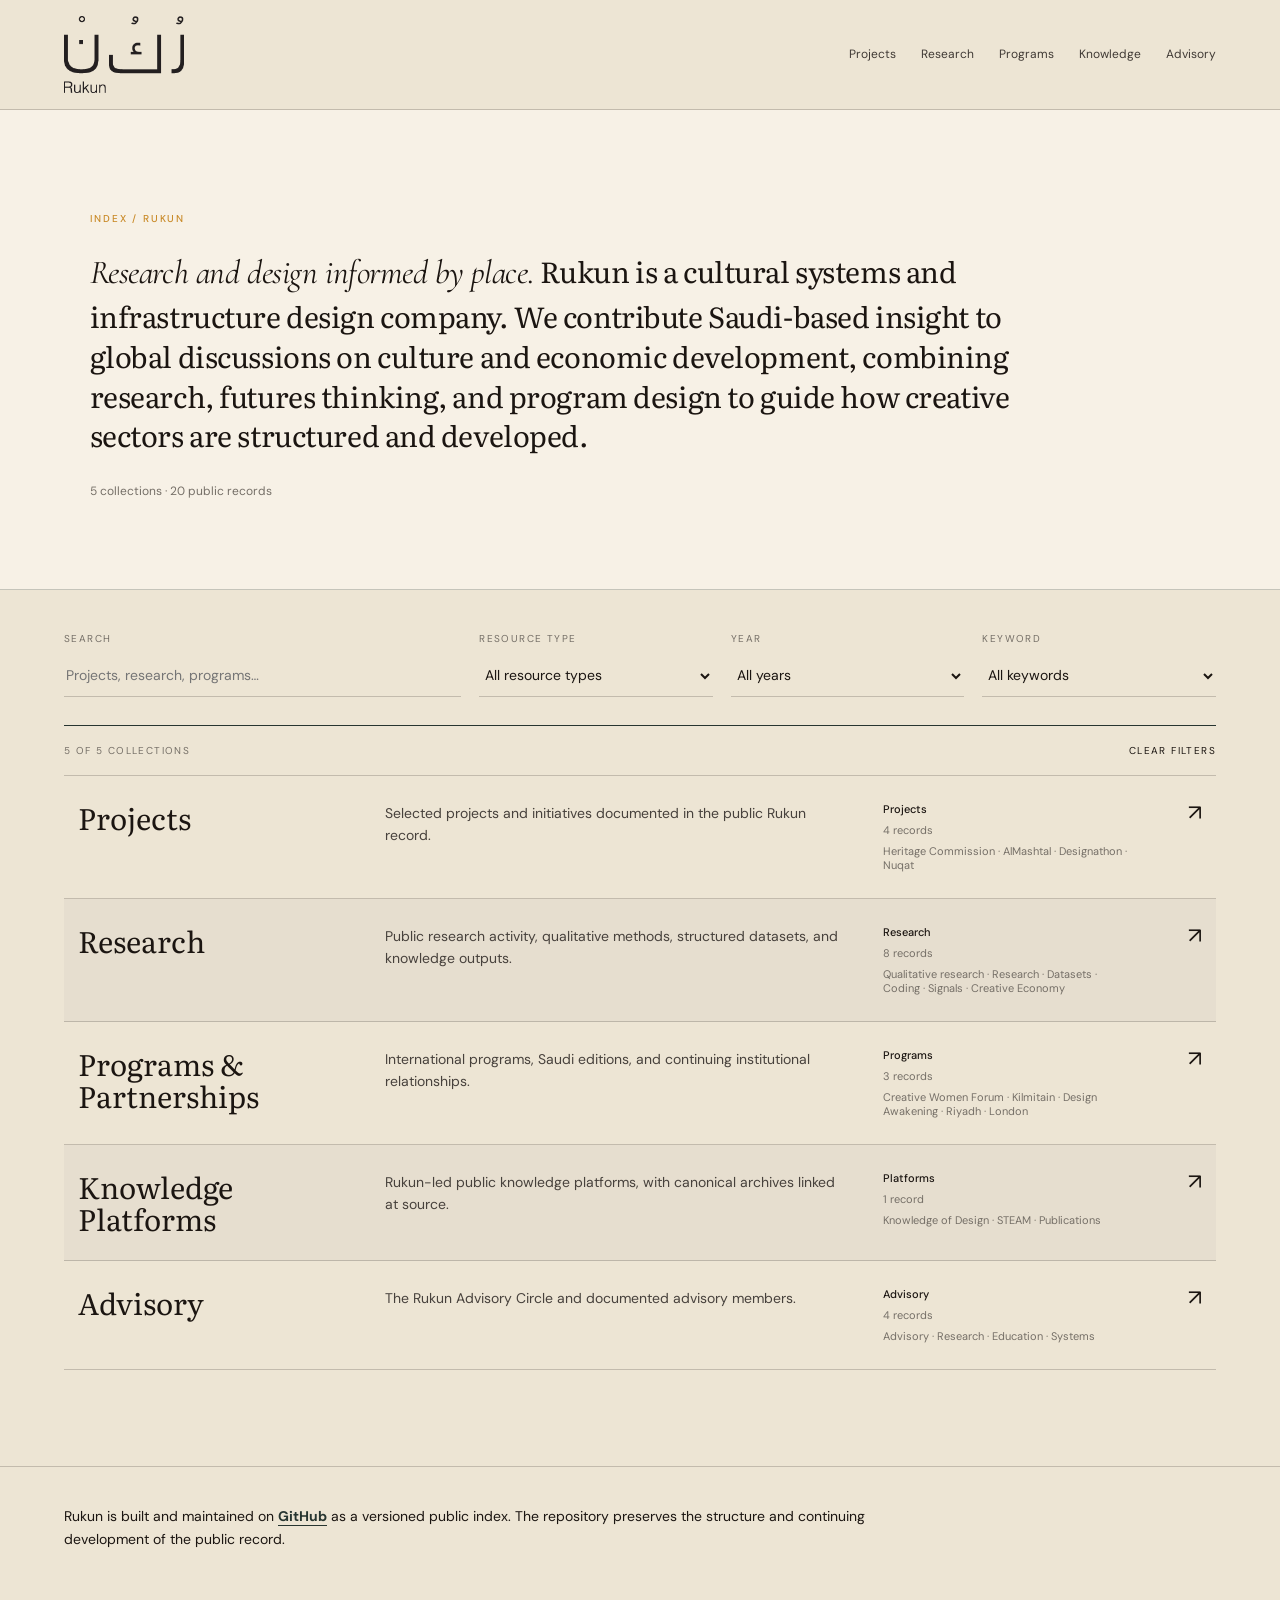
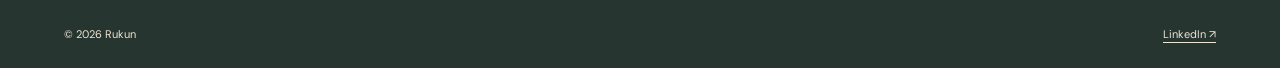
<file: index.html>
<!doctype html>
<html lang="en">
<head>
<meta charset="utf-8"><meta name="viewport" content="width=device-width,initial-scale=1">
<meta name="description" content="Rukun is a cultural systems and infrastructure design company working across research, futures thinking, programs, and creative-sector development.">
<title>Rukun</title>
<link rel="canonical" href="https://rukun-sa.github.io/Index/">
<meta property="og:type" content="website">
<meta property="og:title" content="Rukun">
<meta property="og:description" content="Rukun is a cultural systems and infrastructure design company working across research, futures thinking, programs, and creative-sector development.">
<meta property="og:url" content="https://rukun-sa.github.io/Index/">
<meta property="og:site_name" content="Rukun">
<meta name="twitter:card" content="summary">
<meta name="twitter:title" content="Rukun">
<meta name="twitter:description" content="Rukun is a cultural systems and infrastructure design company working across research, futures thinking, programs, and creative-sector development.">

<link rel="stylesheet" href="styles.css?v=15">
</head>
<body class="site rukun-home">

<header class="site-nav">
  <a class="site-id" href="index.html" aria-label="Rukun"><img class="rukun-logo" src="assets/rukun-logo-user.png?v=15" alt="Rukun"></a>
<nav>
  <a href="projects.html">Projects</a>
  <a href="research.html">Research</a>
  <a href="programs.html">Programs</a>
  <a href="platforms.html">Knowledge</a>
  <a href="advisory.html">Advisory</a>
</nav>
</header>
<main>
  <section class="rukun-hero">
    <p class="rukun-eyebrow">Index / Rukun</p>
    <p class="rukun-intro"><span class="statement">Research and design informed by place.</span> Rukun is a cultural systems and infrastructure design company. We contribute Saudi-based insight to global discussions on culture and economic development, combining research, futures thinking, and program design to guide how creative sectors are structured and developed.</p>
    <p class="rukun-meta">5 collections · 20 public records</p>
  </section>

  <section class="rukun-directory" aria-label="Rukun directory">
    <div class="rukun-toolbar">
      <label class="rukun-search">
        <span>Search</span>
        <input id="search" type="search" placeholder="Projects, research, programs…" autocomplete="off">
      </label>
      <label>
        <span>Resource type</span>
        <select id="type"><option value="">All resource types</option></select>
      </label>
      <label>
        <span>Year</span>
        <select id="year"><option value="">All years</option></select>
      </label>
      <label>
        <span>Keyword</span>
        <select id="keyword"><option value="">All keywords</option></select>
      </label>
    </div>

    <div class="rukun-directory-head">
      <p id="resultCount">5 of 5 collections</p>
      <button id="clear" type="button">Clear filters</button>
    </div>

    <div id="list" class="rukun-resource-list"></div>
    <p id="empty" class="rukun-empty" hidden>No collections match those filters.</p>
  </section>

  <section class="rukun-note">
    <p>Rukun is built and maintained on <a href="https://github.com/rukun-sa/Index" target="_blank" rel="noopener"><strong>GitHub</strong></a> as a versioned public index. The repository preserves the structure and continuing development of the public record.</p>
  </section>
</main>

<footer class="footer">
  <span>© 2026 Rukun</span>
  <span><a href="https://www.linkedin.com/company/rukun-sa/" target="_blank" rel="noopener">LinkedIn ↗</a></span>
</footer>
<script src="app.js?v=2"></script>
</body>
</html>
</file>
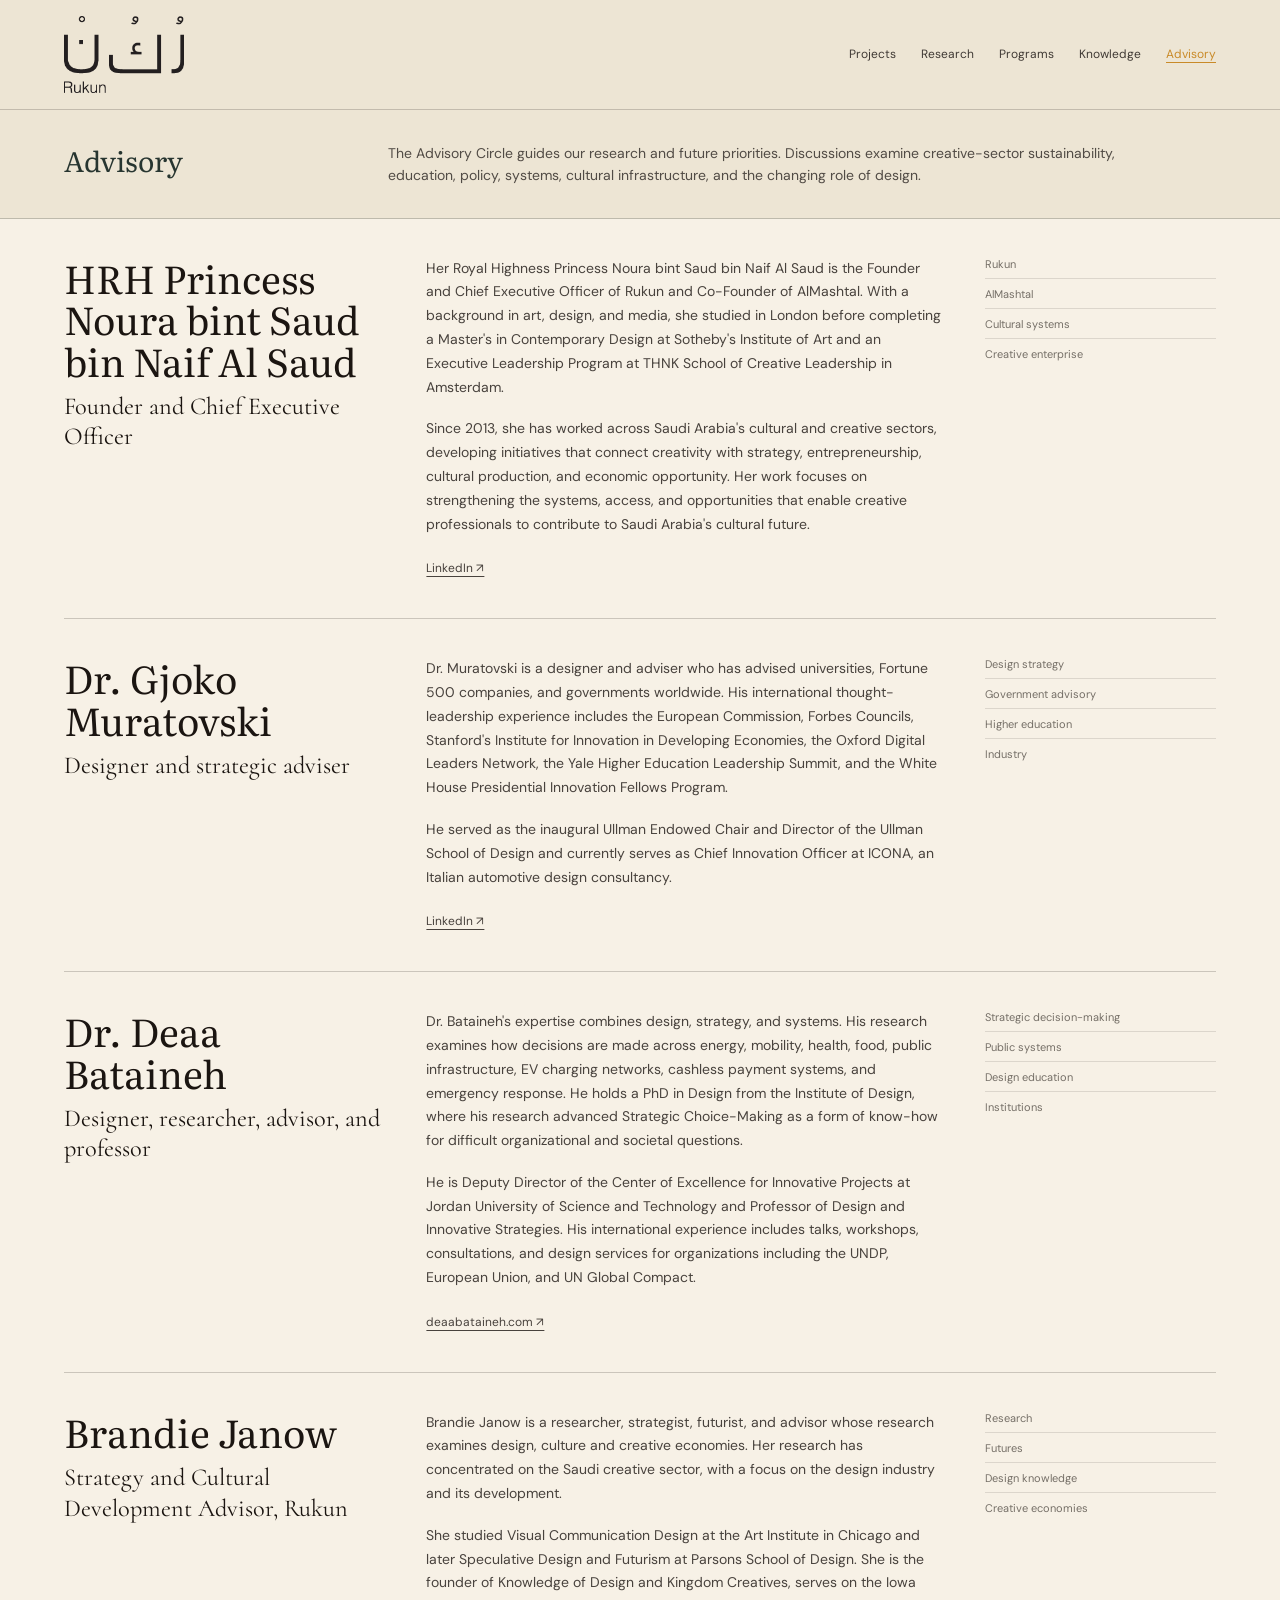
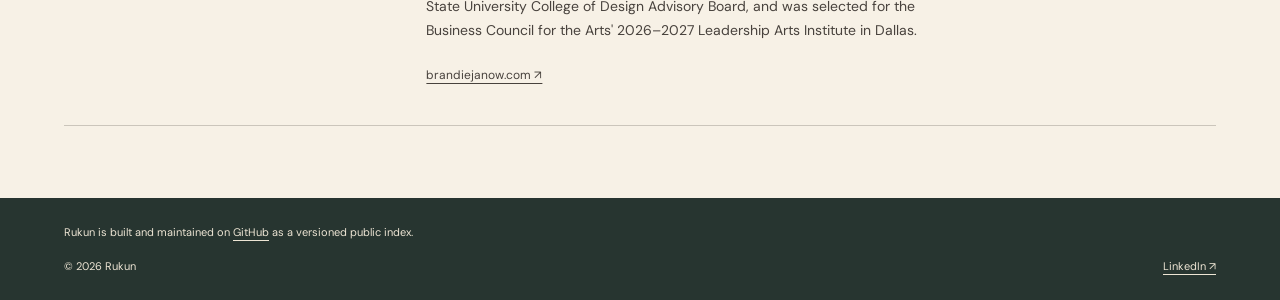
<file: advisory.html>
<!doctype html>
<html lang="en">
<head>
<meta charset="utf-8"><meta name="viewport" content="width=device-width,initial-scale=1">
<meta name="description" content="The Advisory Circle and its members.">
<title>Advisory | Rukun</title>
<link rel="stylesheet" href="styles.css?v=15">
</head>
<body class="site active-advisory">
<header class="site-nav">
  <a class="site-id" href="index.html" aria-label="Rukun"><img class="rukun-logo" src="assets/rukun-logo-user.png?v=15" alt="Rukun"></a>
<nav>
  <a href="projects.html">Projects</a>
  <a href="research.html">Research</a>
  <a href="programs.html">Programs</a>
  <a href="platforms.html">Knowledge</a>
  <a href="advisory.html">Advisory</a>
</nav>
</header>
<div class="frame"><main class="content">
  <section class="data-head">
    <p class="page-name">Advisory</p>
    <p>The Advisory Circle guides our research and future priorities. Discussions examine creative-sector sustainability, education, policy, systems, cultural infrastructure, and the changing role of design.</p>
  </section>
<section class="record-list">
  <article class="record person">
    <div><h2>HRH Princess Noura bint Saud bin Naif Al Saud</h2><p class="lead">Founder and Chief Executive Officer</p></div>
    <div class="record-description">
      <p>Her Royal Highness Princess Noura bint Saud bin Naif Al Saud is the Founder and Chief Executive Officer of Rukun and Co-Founder of AlMashtal. With a background in art, design, and media, she studied in London before completing a Master's in Contemporary Design at Sotheby's Institute of Art and an Executive Leadership Program at THNK School of Creative Leadership in Amsterdam.</p>
      <p>Since 2013, she has worked across Saudi Arabia's cultural and creative sectors, developing initiatives that connect creativity with strategy, entrepreneurship, cultural production, and economic opportunity. Her work focuses on strengthening the systems, access, and opportunities that enable creative professionals to contribute to Saudi Arabia's cultural future.</p>
      <a class="text-link" href="https://www.linkedin.com/in/noura-saud-naif-%D9%86%D9%88%D8%B1%D8%A9-%D8%B3%D8%B9%D9%88%D8%AF-%D9%86%D8%A7%D9%8A%D9%81-85383448/" target="_blank" rel="noopener">LinkedIn ↗</a>
    </div>
    <div class="record-meta"><span>Rukun</span><span>AlMashtal</span><span>Cultural systems</span><span>Creative enterprise</span></div>
  </article>

  <article class="record person">
    <div><h2>Dr. Gjoko Muratovski</h2><p class="lead">Designer and strategic adviser</p></div>
    <div class="record-description">
      <p>Dr. Muratovski is a designer and adviser who has advised universities, Fortune 500 companies, and governments worldwide. His international thought-leadership experience includes the European Commission, Forbes Councils, Stanford's Institute for Innovation in Developing Economies, the Oxford Digital Leaders Network, the Yale Higher Education Leadership Summit, and the White House Presidential Innovation Fellows Program.</p>
      <p>He served as the inaugural Ullman Endowed Chair and Director of the Ullman School of Design and currently serves as Chief Innovation Officer at ICONA, an Italian automotive design consultancy.</p>
      <a class="text-link" href="https://www.linkedin.com/in/gjokomuratovski/" target="_blank" rel="noopener">LinkedIn ↗</a>
    </div>
    <div class="record-meta"><span>Design strategy</span><span>Government advisory</span><span>Higher education</span><span>Industry</span></div>
  </article>

  <article class="record person">
    <div><h2>Dr. Deaa Bataineh</h2><p class="lead">Designer, researcher, advisor, and professor</p></div>
    <div class="record-description">
      <p>Dr. Bataineh's expertise combines design, strategy, and systems. His research examines how decisions are made across energy, mobility, health, food, public infrastructure, EV charging networks, cashless payment systems, and emergency response. He holds a PhD in Design from the Institute of Design, where his research advanced Strategic Choice-Making as a form of know-how for difficult organizational and societal questions.</p>
      <p>He is Deputy Director of the Center of Excellence for Innovative Projects at Jordan University of Science and Technology and Professor of Design and Innovative Strategies. His international experience includes talks, workshops, consultations, and design services for organizations including the UNDP, European Union, and UN Global Compact.</p>
      <a class="text-link" href="https://www.deaabataineh.com/" target="_blank" rel="noopener">deaabataineh.com ↗</a>
    </div>
    <div class="record-meta"><span>Strategic decision-making</span><span>Public systems</span><span>Design education</span><span>Institutions</span></div>
  </article>

  <article class="record person">
    <div><h2>Brandie Janow</h2><p class="lead">Strategy and Cultural Development Advisor, Rukun</p></div>
    <div class="record-description">
      <p>Brandie Janow is a researcher, strategist, futurist, and advisor whose research examines design, culture and creative economies. Her research has concentrated on the Saudi creative sector, with a focus on the design industry and its development.</p>
      <p>She studied Visual Communication Design at the Art Institute in Chicago and later Speculative Design and Futurism at Parsons School of Design. She is the founder of Knowledge of Design and Kingdom Creatives, serves on the Iowa State University College of Design Advisory Board, and was selected for the Business Council for the Arts' 2026–2027 Leadership Arts Institute in Dallas.</p>
      <a class="text-link" href="https://brandiejanow.com/" target="_blank" rel="noopener">brandiejanow.com ↗</a>
    </div>
    <div class="record-meta"><span>Research</span><span>Futures</span><span>Design knowledge</span><span>Creative economies</span></div>
  </article>
</section>

</main></div>
<footer class="footer"><span class="github-credit" style="flex-basis:100%;order:-1">Rukun is built and maintained on <a href="https://github.com/rukun-sa/Index" target="_blank" rel="noopener">GitHub</a> as a versioned public index.</span>
  <span>© 2026 Rukun</span>
  <span><a href="https://www.linkedin.com/company/rukun-sa/" target="_blank" rel="noopener">LinkedIn ↗</a></span>
</footer>
</body>
</html>
</file>
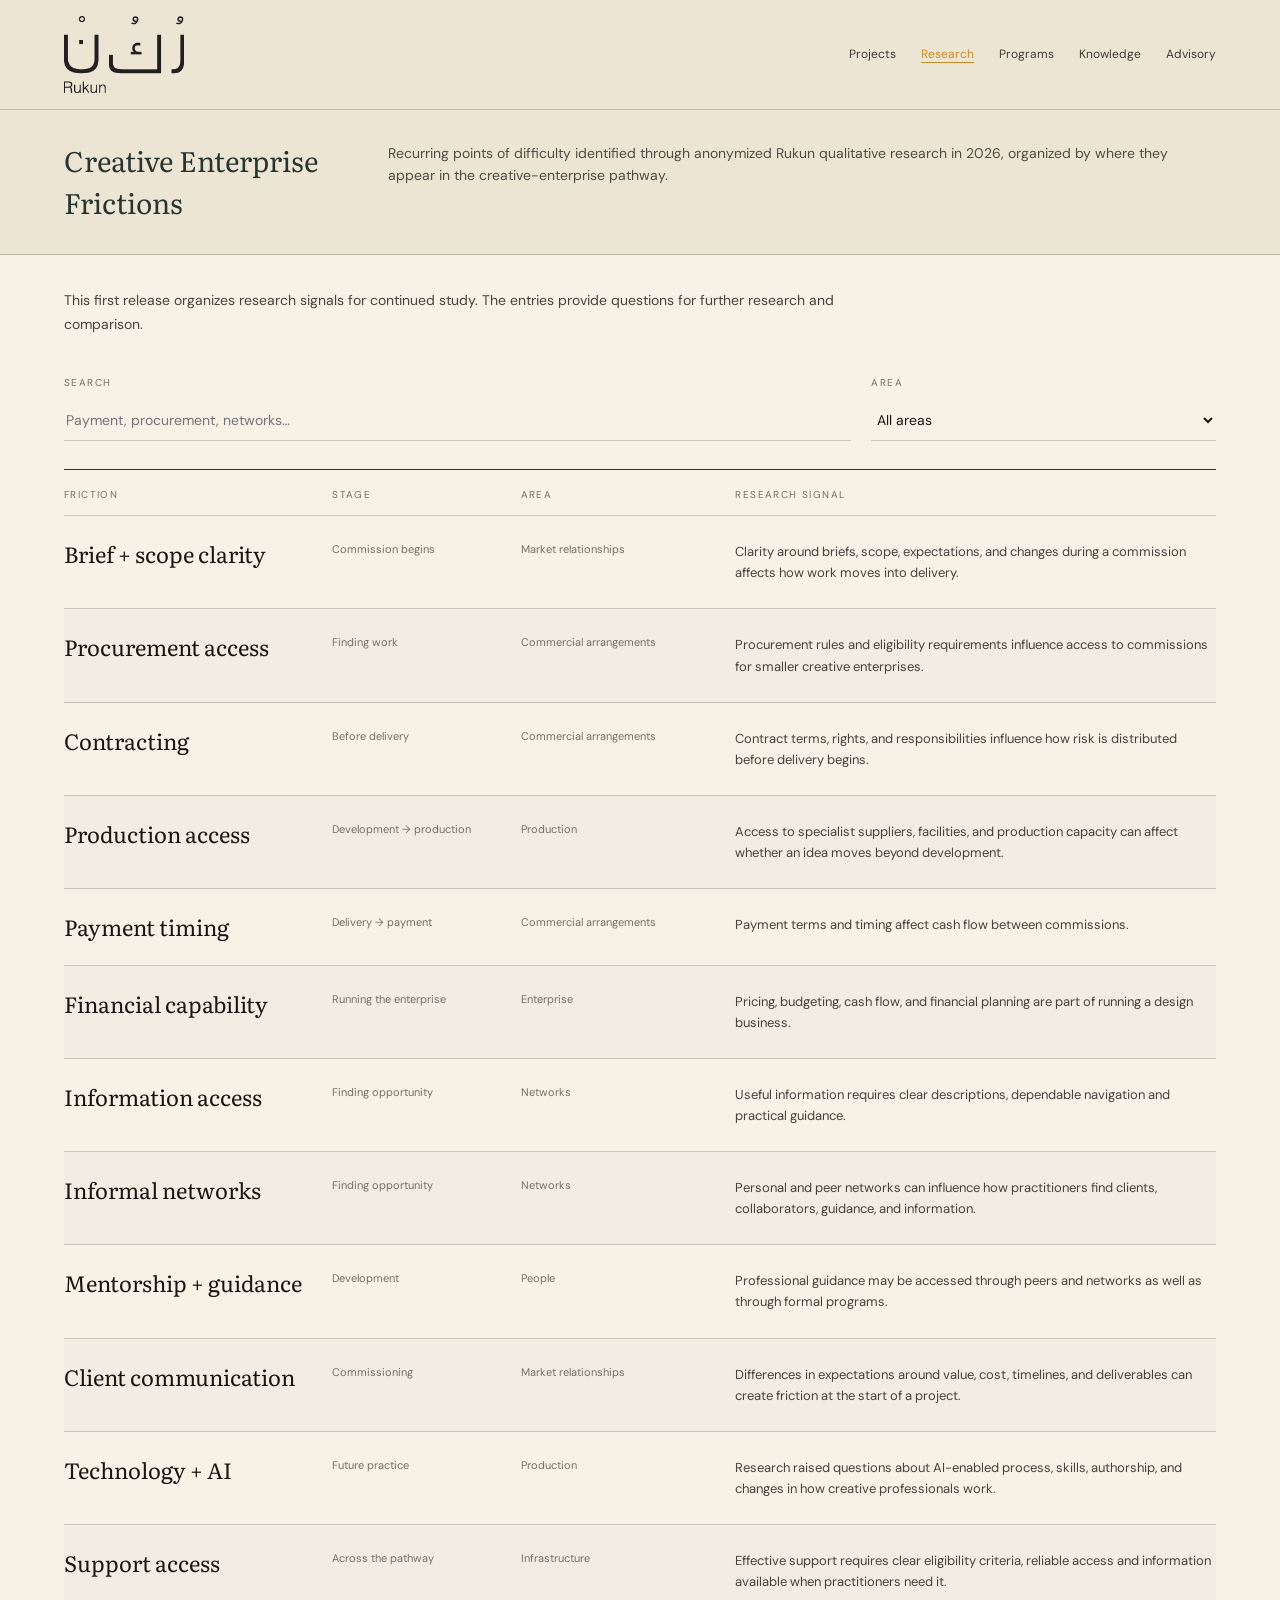
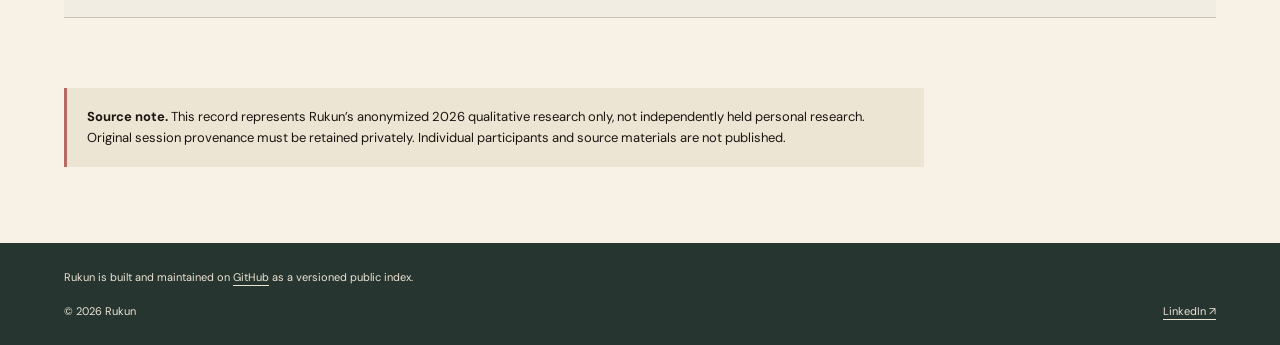
<file: frictions.html>
<!doctype html>
<html lang="en">
<head>
<meta charset="utf-8"><meta name="viewport" content="width=device-width,initial-scale=1">
<meta name="description" content="Creative Enterprise Frictions: structured research signals from anonymized Rukun qualitative research in 2026.">
<title>Creative Enterprise Frictions | Rukun</title>
<link rel="stylesheet" href="styles.css?v=16">
</head>
<body class="site active-research">
<header class="site-nav">
  <a class="site-id" href="index.html" aria-label="Rukun"><img class="rukun-logo" src="assets/rukun-logo-user.png?v=15" alt="Rukun"></a>
<nav>
  <a href="projects.html">Projects</a>
  <a href="research.html">Research</a>
  <a href="programs.html">Programs</a>
  <a href="platforms.html">Knowledge</a>
  <a href="advisory.html">Advisory</a>
</nav>
</header>

<div class="frame"><main class="content">
  <section class="data-head">
    <p class="page-name">Creative Enterprise Frictions</p>
    <p>Recurring points of difficulty identified through anonymized Rukun qualitative research in 2026, organized by where they appear in the creative-enterprise pathway.</p>
  </section>

  <section class="friction-intro">
    <p>This first release organizes research signals for continued study. The entries provide questions for further research and comparison.</p>
  </section>

  <section class="friction-directory" aria-label="Creative Enterprise Frictions">
    <div class="friction-toolbar">
      <label>
        <span>Search</span>
        <input id="frictionSearch" type="search" placeholder="Payment, procurement, networks…" autocomplete="off">
      </label>
      <label>
        <span>Area</span>
        <select id="frictionArea">
          <option value="">All areas</option>
          <option value="Enterprise">Enterprise</option>
          <option value="Infrastructure">Infrastructure</option>
          <option value="Market relationships">Market relationships</option>
          <option value="Networks">Networks</option>
          <option value="Commercial arrangements">Commercial arrangements</option>
          <option value="People">People</option>
          <option value="Production">Production</option>
        </select>
      </label>
    </div>

    <div class="friction-head">
      <span>Friction</span><span>Stage</span><span>Area</span><span>Research signal</span>
    </div>

    <div id="frictionRows" class="friction-rows">
      <article class="friction-row" data-area="Market relationships" data-search="brief scope commission expectations changes client understanding time cost delivery">
        <h2>Brief + scope clarity</h2>
        <p class="friction-stage">Commission begins</p>
        <p class="friction-area">Market relationships</p>
        <p>Clarity around briefs, scope, expectations, and changes during a commission affects how work moves into delivery.</p>
      </article>

      <article class="friction-row" data-area="Commercial arrangements" data-search="procurement tender eligibility public private access opportunity barriers">
        <h2>Procurement access</h2>
        <p class="friction-stage">Finding work</p>
        <p class="friction-area">Commercial arrangements</p>
        <p>Procurement rules and eligibility requirements influence access to commissions for smaller creative enterprises.</p>
      </article>

      <article class="friction-row" data-area="Commercial arrangements" data-search="contract terms rights responsibilities risk intellectual property before delivery">
        <h2>Contracting</h2>
        <p class="friction-stage">Before delivery</p>
        <p class="friction-area">Commercial arrangements</p>
        <p>Contract terms, rights, and responsibilities influence how risk is distributed before delivery begins.</p>
      </article>

      <article class="friction-row" data-area="Production" data-search="suppliers specialist facilities fabrication production capacity resources prototype delivery">
        <h2>Production access</h2>
        <p class="friction-stage">Development → production</p>
        <p class="friction-area">Production</p>
        <p>Access to specialist suppliers, facilities, and production capacity can affect whether an idea moves beyond development.</p>
      </article>

      <article class="friction-row" data-area="Commercial arrangements" data-search="payment timing delays cash flow collection delivery commission business">
        <h2>Payment timing</h2>
        <p class="friction-stage">Delivery → payment</p>
        <p class="friction-area">Commercial arrangements</p>
        <p>Payment terms and timing affect cash flow between commissions.</p>
      </article>

      <article class="friction-row" data-area="Enterprise" data-search="financial capability pricing budgeting margins cash flow literacy planning business">
        <h2>Financial capability</h2>
        <p class="friction-stage">Running the enterprise</p>
        <p class="friction-area">Enterprise</p>
        <p>Pricing, budgeting, cash flow, and financial planning are part of running a design business.</p>
      </article>

      <article class="friction-row" data-area="Networks" data-search="information access opportunities support discoverability find use formal">
        <h2>Information access</h2>
        <p class="friction-stage">Finding opportunity</p>
        <p class="friction-area">Networks</p>
        <p>Useful information requires clear descriptions, dependable navigation and practical guidance.</p>
      </article>

      <article class="friction-row" data-area="Networks" data-search="informal networks personal relationships peers clients collaborators information opportunity">
        <h2>Informal networks</h2>
        <p class="friction-stage">Finding opportunity</p>
        <p class="friction-area">Networks</p>
        <p>Personal and peer networks can influence how practitioners find clients, collaborators, guidance, and information.</p>
      </article>

      <article class="friction-row" data-area="People" data-search="mentorship guidance development peers formal programs professional advice learning teaching">
        <h2>Mentorship + guidance</h2>
        <p class="friction-stage">Development</p>
        <p class="friction-area">People</p>
        <p>Professional guidance may be accessed through peers and networks as well as through formal programs.</p>
      </article>

      <article class="friction-row" data-area="Market relationships" data-search="client communication value costs timelines deliverables expectations commissioning">
        <h2>Client communication</h2>
        <p class="friction-stage">Commissioning</p>
        <p class="friction-area">Market relationships</p>
        <p>Differences in expectations around value, cost, timelines, and deliverables can create friction at the start of a project.</p>
      </article>

      <article class="friction-row" data-area="Production" data-search="technology ai artificial intelligence process skills authorship future practice">
        <h2>Technology + AI</h2>
        <p class="friction-stage">Future practice</p>
        <p class="friction-area">Production</p>
        <p>Research raised questions about AI-enabled process, skills, authorship, and changes in how creative professionals work.</p>
      </article>

      <article class="friction-row" data-area="Infrastructure" data-search="missing support infrastructure formal support availability access locate reach use">
        <h2>Support access</h2>
        <p class="friction-stage">Across the pathway</p>
        <p class="friction-area">Infrastructure</p>
        <p>Effective support requires clear eligibility criteria, reliable access and information available when practitioners need it.</p>
      </article>
    </div>

    <p id="frictionEmpty" class="rukun-empty" hidden>No frictions match those filters.</p>
  </section>

  <section class="release-note">
    <p><strong>Source note.</strong> This record represents Rukun’s anonymized 2026 qualitative research only, not independently held personal research. Original session provenance must be retained privately. Individual participants and source materials are not published.</p>
  </section>
</main></div>

<footer class="footer"><span class="github-credit" style="flex-basis:100%;order:-1">Rukun is built and maintained on <a href="https://github.com/rukun-sa/Index" target="_blank" rel="noopener">GitHub</a> as a versioned public index.</span>
  <span>© 2026 Rukun</span>
  <span><a href="https://www.linkedin.com/company/rukun-sa/" target="_blank" rel="noopener">LinkedIn ↗</a></span>
</footer>

<script>
const frictionSearch=document.querySelector("#frictionSearch");
const frictionArea=document.querySelector("#frictionArea");
const frictionRows=[...document.querySelectorAll(".friction-row")];
const frictionEmpty=document.querySelector("#frictionEmpty");
function filterFrictions(){
  const q=frictionSearch.value.trim().toLowerCase();
  const area=frictionArea.value;
  let visible=0;
  frictionRows.forEach(row=>{
    const hay=(row.dataset.search+" "+row.textContent).toLowerCase();
    const show=(!q||hay.includes(q))&&(!area||row.dataset.area===area);
    row.hidden=!show;
    if(show) visible++;
  });
  frictionEmpty.hidden=visible!==0;
}
frictionSearch.addEventListener("input",filterFrictions);
frictionArea.addEventListener("input",filterFrictions);
</script>
</body>
</html>
</file>
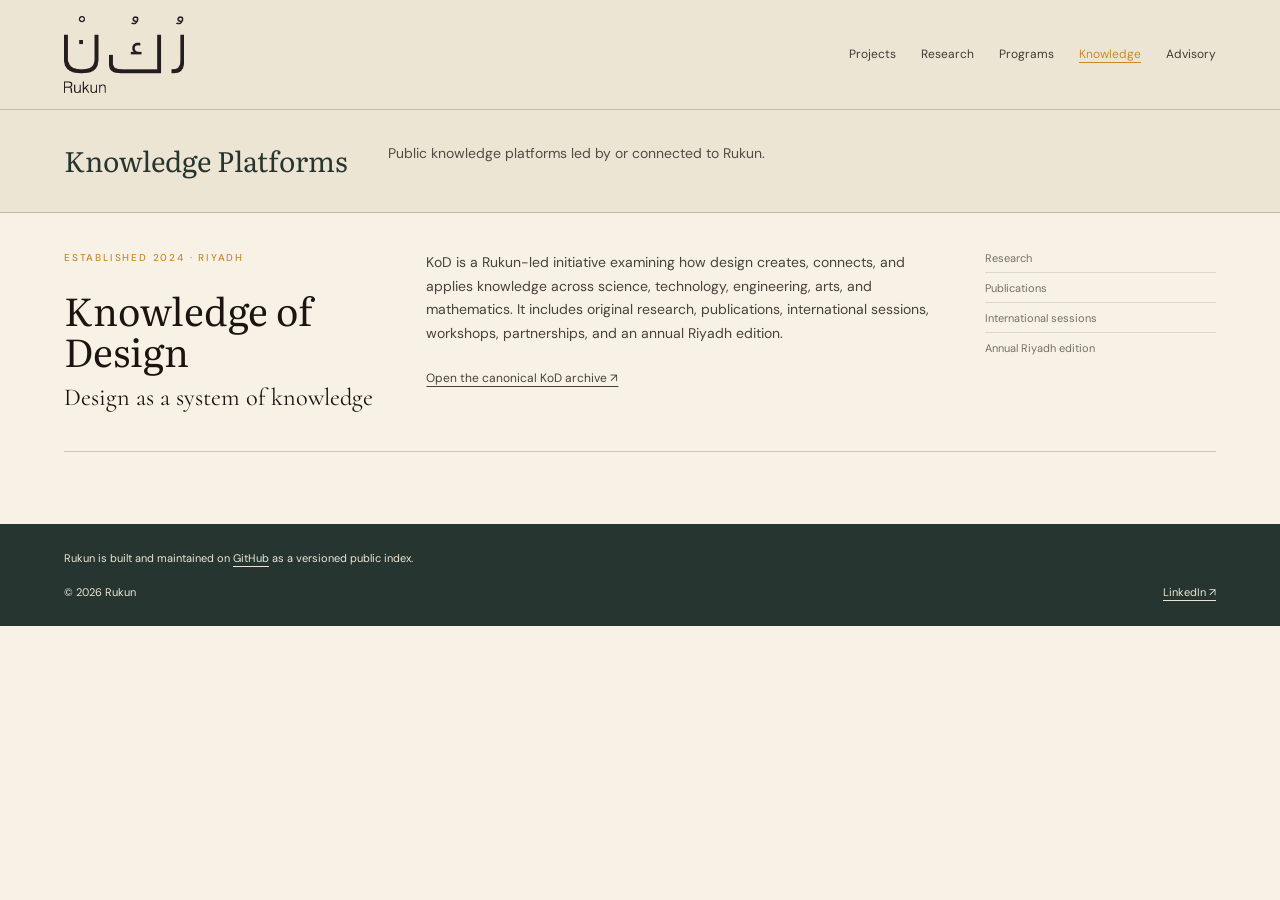
<file: platforms.html>
<!doctype html>
<html lang="en">
<head>
<meta charset="utf-8"><meta name="viewport" content="width=device-width,initial-scale=1">
<meta name="description" content="Public knowledge platforms and initiatives.">
<title>Knowledge Platforms | Rukun</title>
<link rel="stylesheet" href="styles.css?v=15">
</head>
<body class="site active-platforms">

<header class="site-nav">
  <a class="site-id" href="index.html" aria-label="Rukun"><img class="rukun-logo" src="assets/rukun-logo-user.png?v=15" alt="Rukun"></a>
<nav>
  <a href="projects.html">Projects</a>
  <a href="research.html">Research</a>
  <a href="programs.html">Programs</a>
  <a href="platforms.html">Knowledge</a>
  <a href="advisory.html">Advisory</a>
</nav>
</header>
<div class="frame"><main class="content">
  <section class="data-head">
    <p class="page-name">Knowledge Platforms</p>
    <p>Public knowledge platforms led by or connected to Rukun.</p>
  </section>
  
<section class="record-list">
  <article class="record">
    <div><p class="eyebrow">Established 2024 · Riyadh</p><h2>Knowledge of Design</h2><p class="lead">Design as a system of knowledge</p></div>
    <div class="record-description">
      <p>KoD is a Rukun-led initiative examining how design creates, connects, and applies knowledge across science, technology, engineering, arts, and mathematics. It includes original research, publications, international sessions, workshops, partnerships, and an annual Riyadh edition.</p>
      <a class="text-link" href="https://brandiejanow.github.io/Knowledge-of-Design/index.html" target="_blank" rel="noopener">Open the canonical KoD archive ↗</a>
    </div>
    <div class="record-meta"><span>Research</span><span>Publications</span><span>International sessions</span><span>Annual Riyadh edition</span></div>
  </article>
</section>

</main></div>

<footer class="footer"><span class="github-credit" style="flex-basis:100%;order:-1">Rukun is built and maintained on <a href="https://github.com/rukun-sa/Index" target="_blank" rel="noopener">GitHub</a> as a versioned public index.</span>
  <span>© 2026 Rukun</span>
  <span><a href="https://www.linkedin.com/company/rukun-sa/" target="_blank" rel="noopener">LinkedIn ↗</a></span>
</footer>
</body>
</html>
</file>
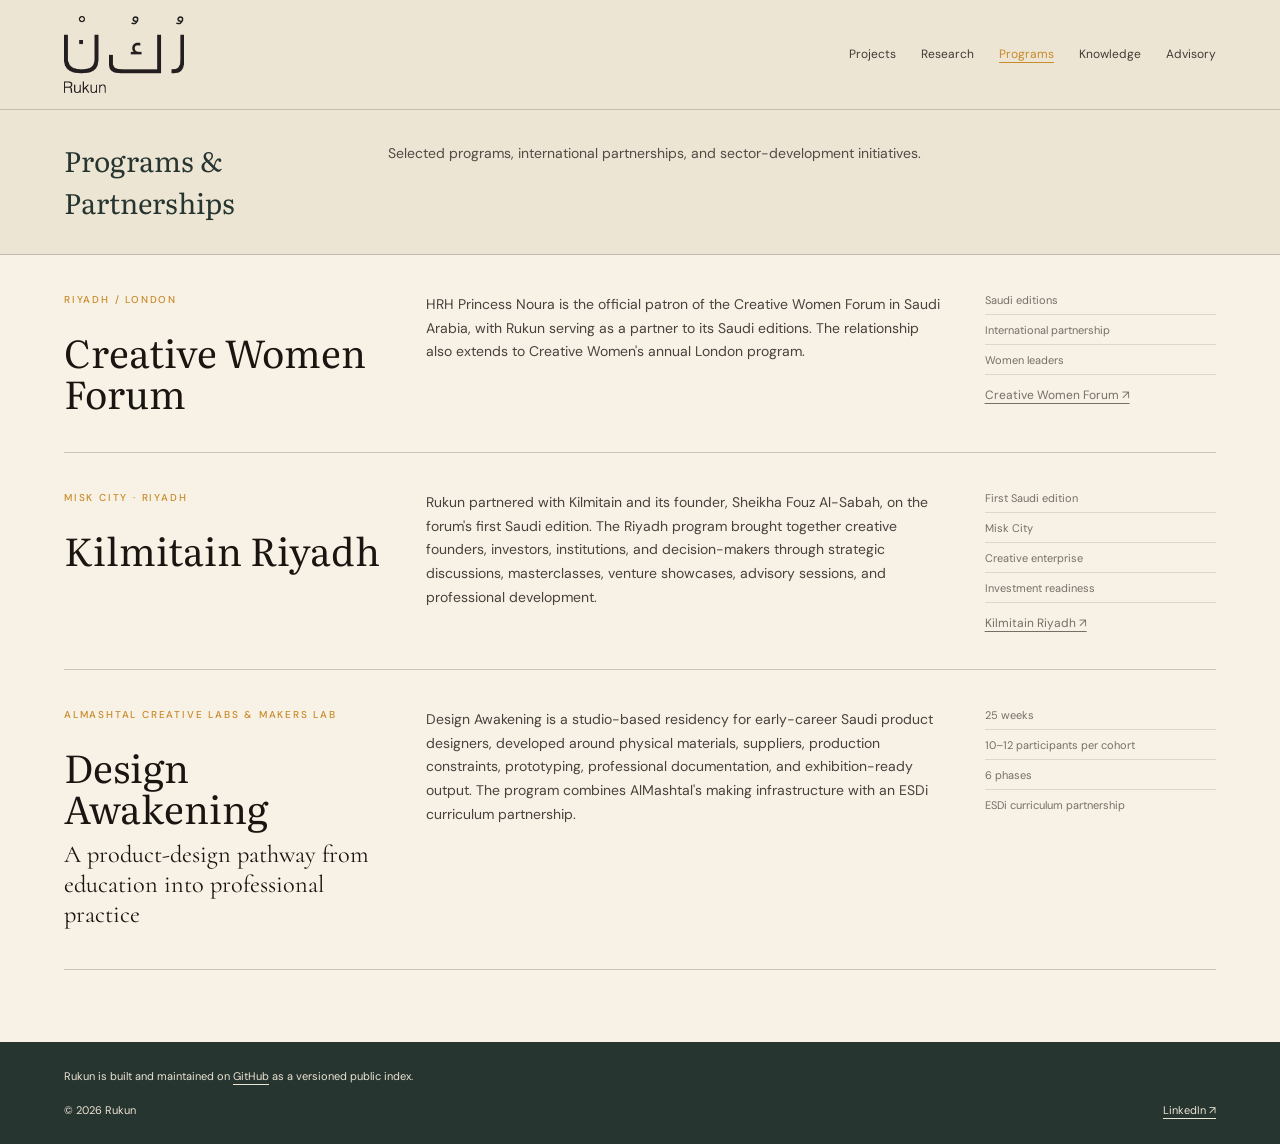
<file: programs.html>
<!doctype html>
<html lang="en">
<head>
<meta charset="utf-8"><meta name="viewport" content="width=device-width,initial-scale=1">
<meta name="description" content="Selected international programs and continuing partnerships.">
<title>Programs & Partnerships | Rukun</title>
<link rel="stylesheet" href="styles.css?v=15">
</head>
<body class="site active-programs">
<header class="site-nav">
  <a class="site-id" href="index.html" aria-label="Rukun"><img class="rukun-logo" src="assets/rukun-logo-user.png?v=15" alt="Rukun"></a>
<nav>
  <a href="projects.html">Projects</a>
  <a href="research.html">Research</a>
  <a href="programs.html">Programs</a>
  <a href="platforms.html">Knowledge</a>
  <a href="advisory.html">Advisory</a>
</nav>
</header>
<div class="frame"><main class="content">
  <section class="data-head">
    <p class="page-name">Programs & Partnerships</p>
    <p>Selected programs, international partnerships, and sector-development initiatives.</p>
  </section>
  
<section class="record-list">
  <article class="record">
    <div><p class="eyebrow">Riyadh / London</p><h2>Creative Women Forum</h2></div>
    <p class="record-description">HRH Princess Noura is the official patron of the Creative Women Forum in Saudi Arabia, with Rukun serving as a partner to its Saudi editions. The relationship also extends to Creative Women's annual London program.</p>
    <div class="record-meta"><span>Saudi editions</span><span>International partnership</span><span>Women leaders</span><a class="text-link" href="https://creativeforum.co/" target="_blank" rel="noopener">Creative Women Forum ↗</a></div>
  </article>

  <article class="record">
    <div><p class="eyebrow">Misk City · Riyadh</p><h2>Kilmitain Riyadh</h2></div>
    <p class="record-description">Rukun partnered with Kilmitain and its founder, Sheikha Fouz Al-Sabah, on the forum's first Saudi edition. The Riyadh program brought together creative founders, investors, institutions, and decision-makers through strategic discussions, masterclasses, venture showcases, advisory sessions, and professional development.</p>
    <div class="record-meta"><span>First Saudi edition</span><span>Misk City</span><span>Creative enterprise</span><span>Investment readiness</span><a class="text-link" href="https://kilmitain.me/kilmitain-riyadh/" target="_blank" rel="noopener">Kilmitain Riyadh ↗</a></div>
  </article>

  <article class="record">
    <div><p class="eyebrow">AlMashtal Creative Labs & Makers Lab</p><h2>Design Awakening</h2><p class="lead">A product-design pathway from education into professional practice</p></div>
    <p class="record-description">Design Awakening is a studio-based residency for early-career Saudi product designers, developed around physical materials, suppliers, production constraints, prototyping, professional documentation, and exhibition-ready output. The program combines AlMashtal's making infrastructure with an ESDi curriculum partnership.</p>
    <div class="record-meta"><span>25 weeks</span><span>10–12 participants per cohort</span><span>6 phases</span><span>ESDi curriculum partnership</span></div>
  </article>
</section>

</main></div>
<footer class="footer"><span class="github-credit" style="flex-basis:100%;order:-1">Rukun is built and maintained on <a href="https://github.com/rukun-sa/Index" target="_blank" rel="noopener">GitHub</a> as a versioned public index.</span>
  <span>© 2026 Rukun</span>
  <span><a href="https://www.linkedin.com/company/rukun-sa/" target="_blank" rel="noopener">LinkedIn ↗</a></span>
</footer>
</body>
</html>
</file>
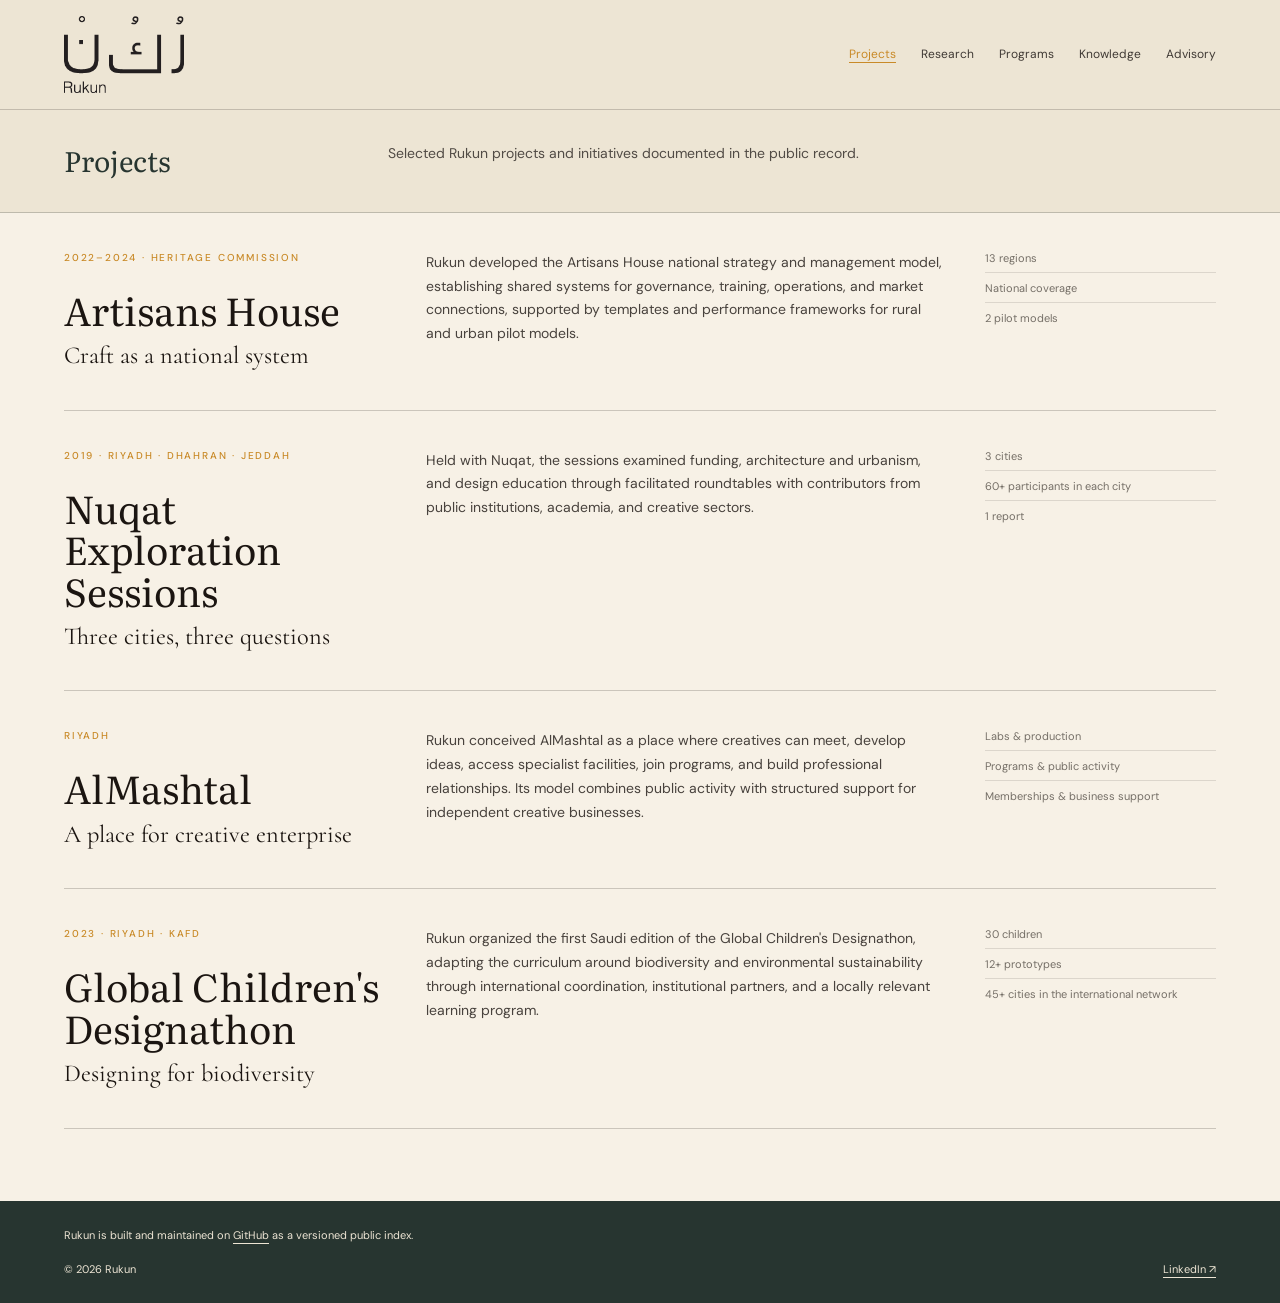
<file: projects.html>
<!doctype html>
<html lang="en">
<head>
<meta charset="utf-8"><meta name="viewport" content="width=device-width,initial-scale=1">
<meta name="description" content="Selected projects and initiatives documented in the public record.">
<title>Projects | Rukun</title>
<link rel="stylesheet" href="styles.css?v=15">
</head>
<body class="site active-projects">

<header class="site-nav">
  <a class="site-id" href="index.html" aria-label="Rukun"><img class="rukun-logo" src="assets/rukun-logo-user.png?v=15" alt="Rukun"></a>
<nav>
  <a href="projects.html">Projects</a>
  <a href="research.html">Research</a>
  <a href="programs.html">Programs</a>
  <a href="platforms.html">Knowledge</a>
  <a href="advisory.html">Advisory</a>
</nav>
</header>
<div class="frame"><main class="content">
  <section class="data-head">
    <p class="page-name">Projects</p>
    <p>Selected Rukun projects and initiatives documented in the public record.</p>
  </section>
  
<section class="record-list">
  <article class="record">
    <div><p class="eyebrow">2022–2024 · Heritage Commission</p><h2>Artisans House</h2><p class="lead">Craft as a national system</p></div>
    <p class="record-description">Rukun developed the Artisans House national strategy and management model, establishing shared systems for governance, training, operations, and market connections, supported by templates and performance frameworks for rural and urban pilot models.</p>
    <div class="record-meta"><span>13 regions</span><span>National coverage</span><span>2 pilot models</span></div>
  </article>

  <article class="record">
    <div><p class="eyebrow">2019 · Riyadh · Dhahran · Jeddah</p><h2>Nuqat Exploration Sessions</h2><p class="lead">Three cities, three questions</p></div>
    <p class="record-description">Held with Nuqat, the sessions examined funding, architecture and urbanism, and design education through facilitated roundtables with contributors from public institutions, academia, and creative sectors.</p>
    <div class="record-meta"><span>3 cities</span><span>60+ participants in each city</span><span>1 report</span></div>
  </article>

  <article class="record">
    <div><p class="eyebrow">Riyadh</p><h2>AlMashtal</h2><p class="lead">A place for creative enterprise</p></div>
    <p class="record-description">Rukun conceived AlMashtal as a place where creatives can meet, develop ideas, access specialist facilities, join programs, and build professional relationships. Its model combines public activity with structured support for independent creative businesses.</p>
    <div class="record-meta"><span>Labs & production</span><span>Programs & public activity</span><span>Memberships & business support</span></div>
  </article>

  <article class="record">
    <div><p class="eyebrow">2023 · Riyadh · KAFD</p><h2>Global Children's Designathon</h2><p class="lead">Designing for biodiversity</p></div>
    <p class="record-description">Rukun organized the first Saudi edition of the Global Children's Designathon, adapting the curriculum around biodiversity and environmental sustainability through international coordination, institutional partners, and a locally relevant learning program.</p>
    <div class="record-meta"><span>30 children</span><span>12+ prototypes</span><span>45+ cities in the international network</span></div>
  </article>
</section>

</main></div>

<footer class="footer"><span class="github-credit" style="flex-basis:100%;order:-1">Rukun is built and maintained on <a href="https://github.com/rukun-sa/Index" target="_blank" rel="noopener">GitHub</a> as a versioned public index.</span>
  <span>© 2026 Rukun</span>
  <span><a href="https://www.linkedin.com/company/rukun-sa/" target="_blank" rel="noopener">LinkedIn ↗</a></span>
</footer>
</body>
</html>
</file>
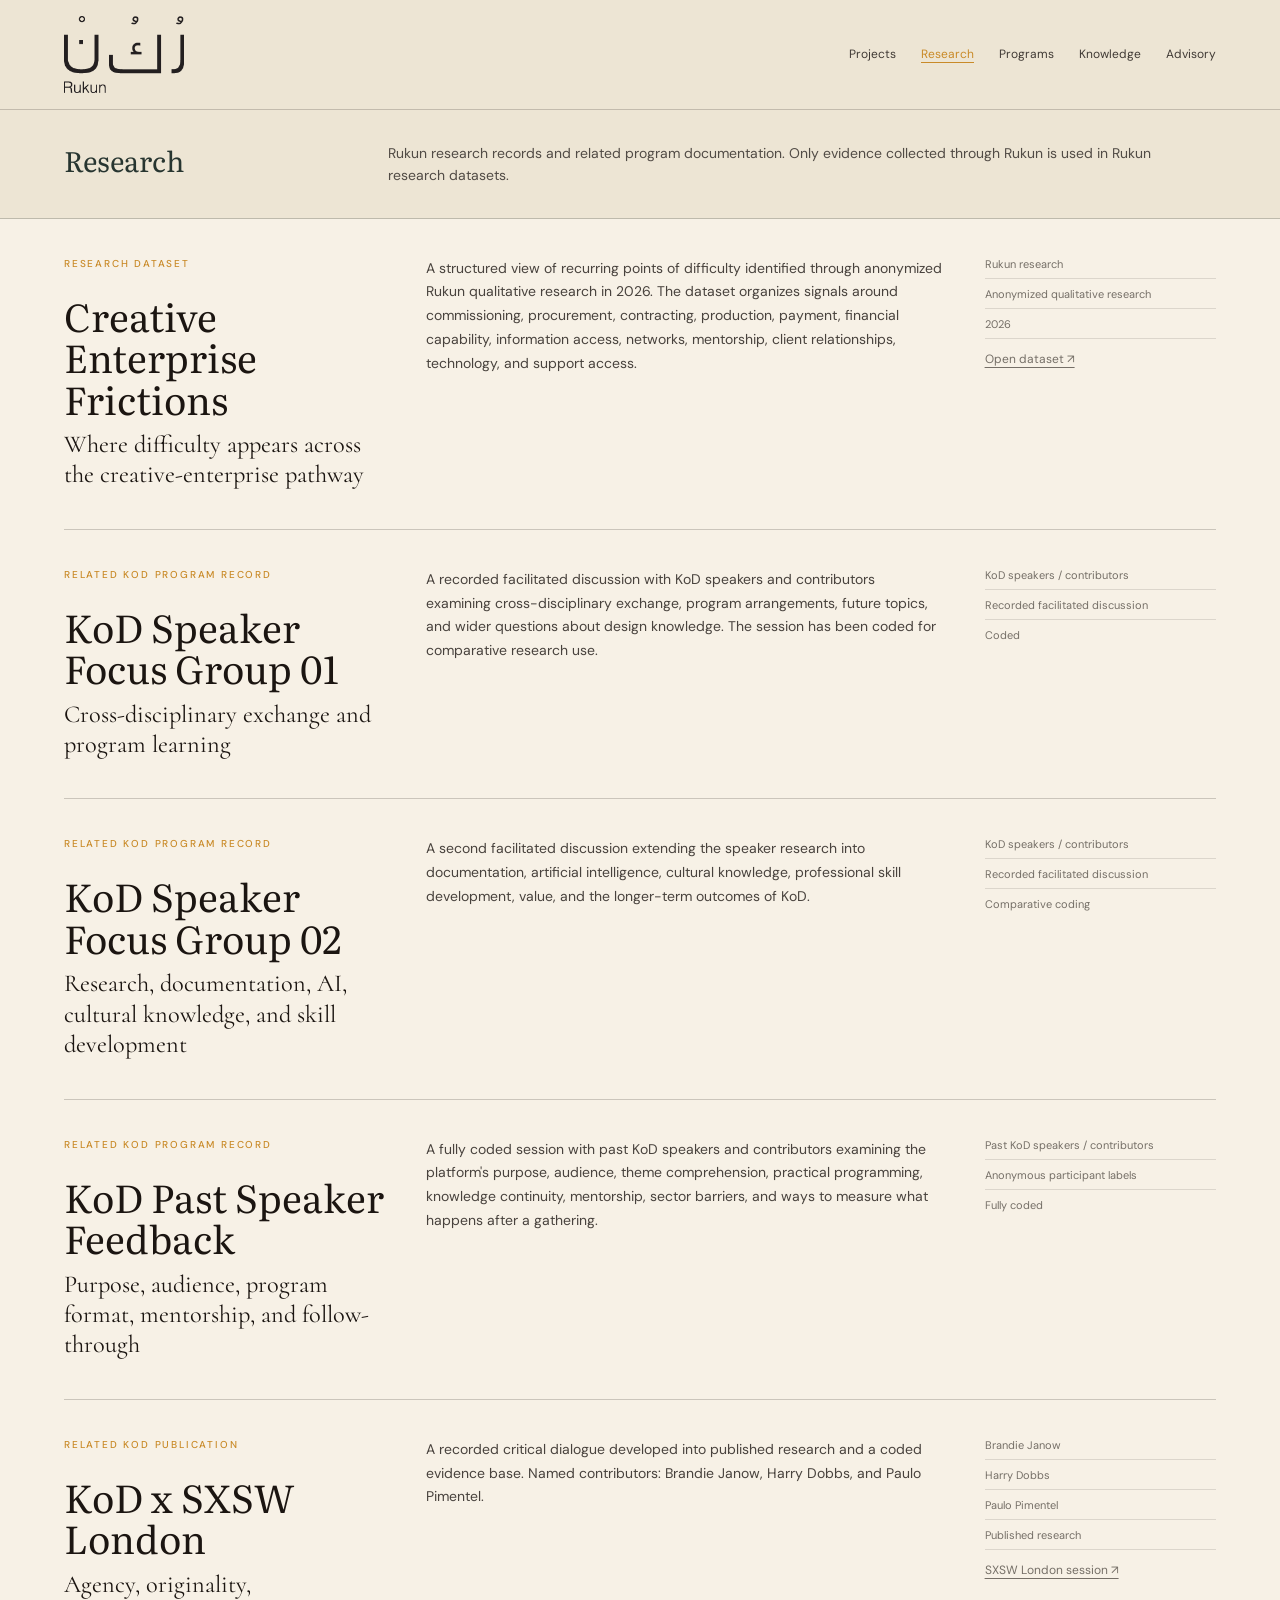
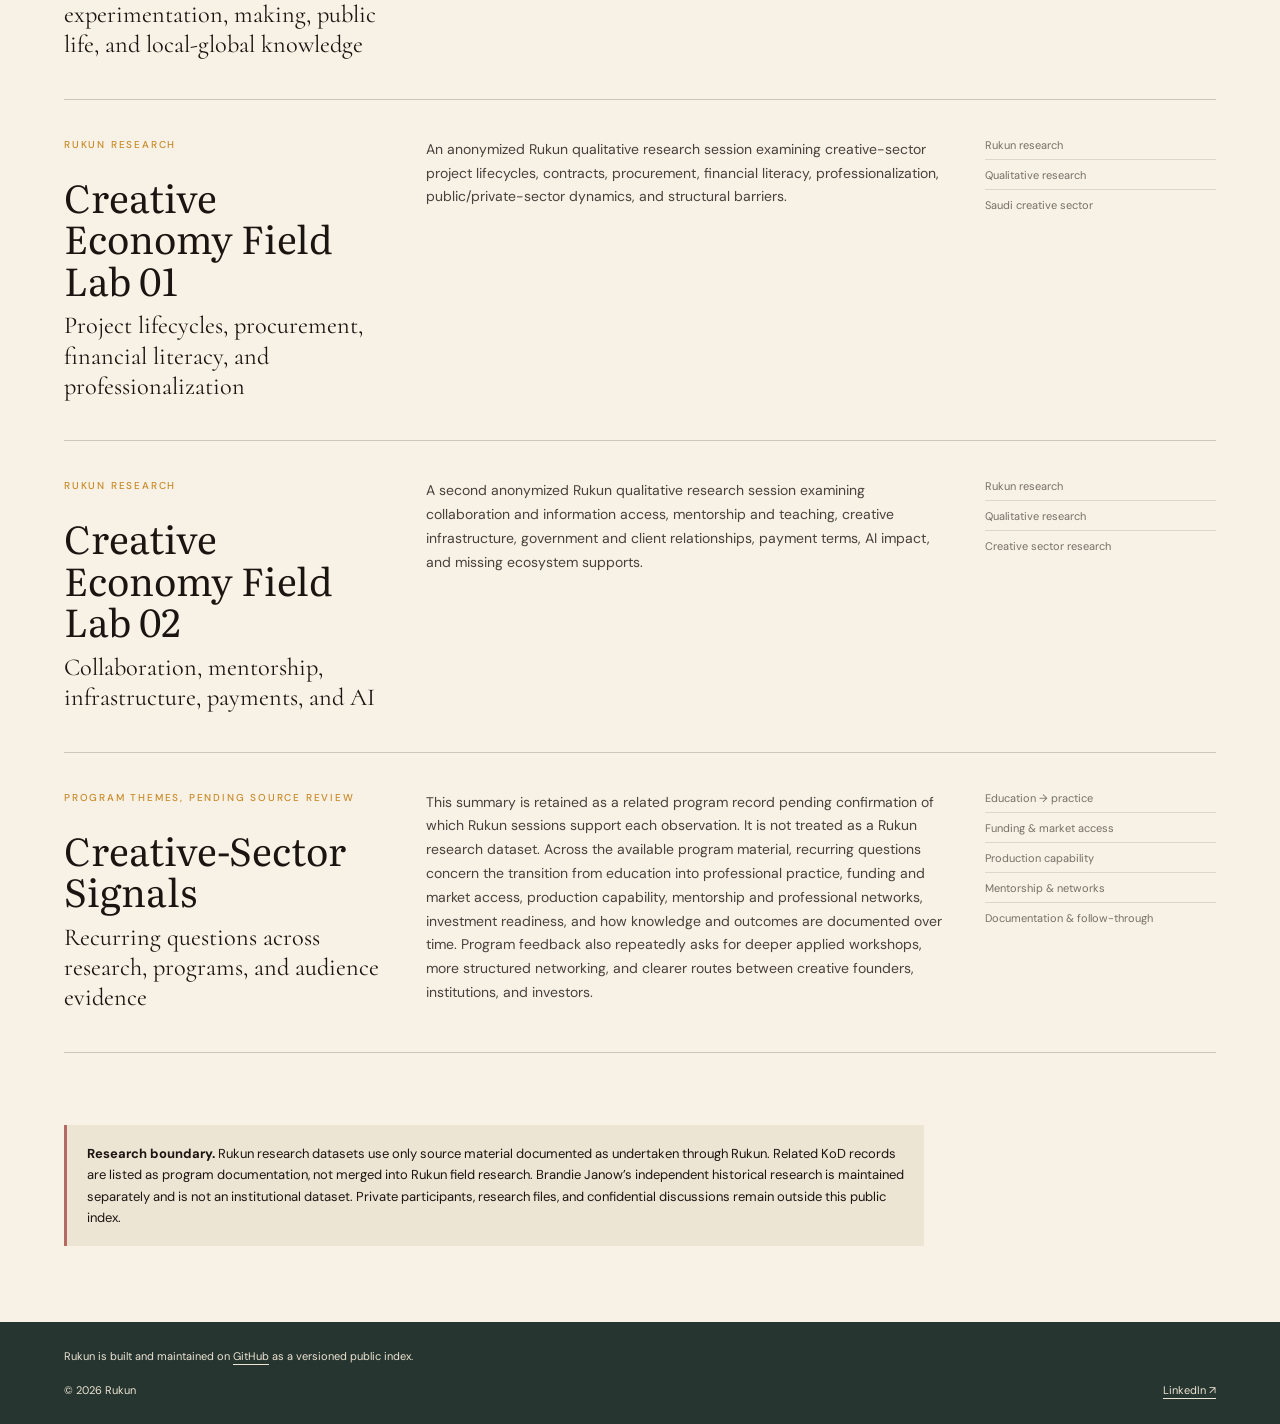
<file: research.html>
<!doctype html>
<html lang="en">
<head>
<meta charset="utf-8"><meta name="viewport" content="width=device-width,initial-scale=1">
<meta name="description" content="Public research activity and knowledge outputs.">
<title>Research | Rukun</title>
<link rel="stylesheet" href="styles.css?v=16">
</head>
<body class="site active-research">
<header class="site-nav">
  <a class="site-id" href="index.html" aria-label="Rukun"><img class="rukun-logo" src="assets/rukun-logo-user.png?v=15" alt="Rukun"></a>
<nav>
  <a href="projects.html">Projects</a>
  <a href="research.html">Research</a>
  <a href="programs.html">Programs</a>
  <a href="platforms.html">Knowledge</a>
  <a href="advisory.html">Advisory</a>
</nav>
</header>
<div class="frame"><main class="content">
  <section class="data-head">
    <p class="page-name">Research</p>
    <p>Rukun research records and related program documentation. Only evidence collected through Rukun is used in Rukun research datasets.</p>
  </section>
  
<section class="record-list">
  <article class="record">
    <div><p class="eyebrow">Research dataset</p><h2>Creative Enterprise Frictions</h2><p class="lead">Where difficulty appears across the creative-enterprise pathway</p></div>
    <p class="record-description">A structured view of recurring points of difficulty identified through anonymized Rukun qualitative research in 2026. The dataset organizes signals around commissioning, procurement, contracting, production, payment, financial capability, information access, networks, mentorship, client relationships, technology, and support access.</p>
    <div class="record-meta"><span>Rukun research</span><span>Anonymized qualitative research</span><span>2026</span><a class="text-link" href="frictions.html">Open dataset ↗</a></div>
  </article>

  <article class="record">
    <div><p class="eyebrow">Related KoD program record</p><h2>KoD Speaker Focus Group 01</h2><p class="lead">Cross-disciplinary exchange and program learning</p></div>
    <p class="record-description">A recorded facilitated discussion with KoD speakers and contributors examining cross-disciplinary exchange, program arrangements, future topics, and wider questions about design knowledge. The session has been coded for comparative research use.</p>
    <div class="record-meta"><span>KoD speakers / contributors</span><span>Recorded facilitated discussion</span><span>Coded</span></div>
  </article>

  <article class="record">
    <div><p class="eyebrow">Related KoD program record</p><h2>KoD Speaker Focus Group 02</h2><p class="lead">Research, documentation, AI, cultural knowledge, and skill development</p></div>
    <p class="record-description">A second facilitated discussion extending the speaker research into documentation, artificial intelligence, cultural knowledge, professional skill development, value, and the longer-term outcomes of KoD.</p>
    <div class="record-meta"><span>KoD speakers / contributors</span><span>Recorded facilitated discussion</span><span>Comparative coding</span></div>
  </article>

  <article class="record">
    <div><p class="eyebrow">Related KoD program record</p><h2>KoD Past Speaker Feedback</h2><p class="lead">Purpose, audience, program format, mentorship, and follow-through</p></div>
    <p class="record-description">A fully coded session with past KoD speakers and contributors examining the platform's purpose, audience, theme comprehension, practical programming, knowledge continuity, mentorship, sector barriers, and ways to measure what happens after a gathering.</p>
    <div class="record-meta"><span>Past KoD speakers / contributors</span><span>Anonymous participant labels</span><span>Fully coded</span></div>
  </article>

  <article class="record">
    <div><p class="eyebrow">Related KoD publication</p><h2>KoD x SXSW London</h2><p class="lead">Agency, originality, experimentation, making, public life, and local-global knowledge</p></div>
    <p class="record-description">A recorded critical dialogue developed into published research and a coded evidence base. Named contributors: Brandie Janow, Harry Dobbs, and Paulo Pimentel.</p>
    <div class="record-meta"><span>Brandie Janow</span><span>Harry Dobbs</span><span>Paulo Pimentel</span><span>Published research</span><a class="text-link" href="https://sxswlondon.com/session/from-vision-to-reality-designing-at-national-scale-c58fc057" target="_blank" rel="noopener">SXSW London session ↗</a></div>
  </article>

  <article class="record">
    <div><p class="eyebrow">Rukun research</p><h2>Creative Economy Field Lab 01</h2><p class="lead">Project lifecycles, procurement, financial literacy, and professionalization</p></div>
    <p class="record-description">An anonymized Rukun qualitative research session examining creative-sector project lifecycles, contracts, procurement, financial literacy, professionalization, public/private-sector dynamics, and structural barriers.</p>
    <div class="record-meta"><span>Rukun research</span><span>Qualitative research</span><span>Saudi creative sector</span></div>
  </article>

  <article class="record">
    <div><p class="eyebrow">Rukun research</p><h2>Creative Economy Field Lab 02</h2><p class="lead">Collaboration, mentorship, infrastructure, payments, and AI</p></div>
    <p class="record-description">A second anonymized Rukun qualitative research session examining collaboration and information access, mentorship and teaching, creative infrastructure, government and client relationships, payment terms, AI impact, and missing ecosystem supports.</p>
    <div class="record-meta"><span>Rukun research</span><span>Qualitative research</span><span>Creative sector research</span></div>
  </article>

  <article class="record">
    <div><p class="eyebrow">Program themes, pending source review</p><h2>Creative-Sector Signals</h2><p class="lead">Recurring questions across research, programs, and audience evidence</p></div>
    <p class="record-description">This summary is retained as a related program record pending confirmation of which Rukun sessions support each observation. It is not treated as a Rukun research dataset. Across the available program material, recurring questions concern the transition from education into professional practice, funding and market access, production capability, mentorship and professional networks, investment readiness, and how knowledge and outcomes are documented over time. Program feedback also repeatedly asks for deeper applied workshops, more structured networking, and clearer routes between creative founders, institutions, and investors.</p>
    <div class="record-meta"><span>Education → practice</span><span>Funding & market access</span><span>Production capability</span><span>Mentorship & networks</span><span>Documentation & follow-through</span></div>
  </article>
</section>

<section class="release-note">
  <p><strong>Research boundary.</strong> Rukun research datasets use only source material documented as undertaken through Rukun. Related KoD records are listed as program documentation, not merged into Rukun field research. Brandie Janow’s independent historical research is maintained separately and is not an institutional dataset. Private participants, research files, and confidential discussions remain outside this public index.</p>
</section>

</main></div>
<footer class="footer"><span class="github-credit" style="flex-basis:100%;order:-1">Rukun is built and maintained on <a href="https://github.com/rukun-sa/Index" target="_blank" rel="noopener">GitHub</a> as a versioned public index.</span>
  <span>© 2026 Rukun</span>
  <span><a href="https://www.linkedin.com/company/rukun-sa/" target="_blank" rel="noopener">LinkedIn ↗</a></span>
</footer>
</body>
</html>
</file>
<file: styles.css>
@import url('https://fonts.googleapis.com/css2?family=Cormorant:ital,wght@0,400;1,400&family=DM+Sans:wght@400;500;600&family=Literata:opsz,wght@7..72,400;7..72,500&display=swap');

:root{
  --ink:#1B1511;--parchment:#EDE5D4;--cream:#F7F1E6;--slate:#68737A;
  --forest:#273530;--rose:#B56A63;--saffron:#C98A28;
  --line:rgba(27,21,17,.20);--muted:#756f67;
}
*{box-sizing:border-box}
html{scroll-behavior:smooth}
body{margin:0;background:var(--cream);color:var(--ink);font-family:"DM Sans",Arial,sans-serif;-webkit-font-smoothing:antialiased}
a{color:inherit}
.site{min-height:100vh}
.site-nav{min-height:auto;display:flex;align-items:center;justify-content:space-between;gap:34px;padding:16px clamp(22px,5vw,74px);border-top:0;border-bottom:1px solid var(--line);background:var(--parchment)}
.site-id{display:inline-flex;align-items:center;text-decoration:none;line-height:0}
.rukun-logo{display:block;width:120px;height:auto;max-width:100%}
.site-nav nav{margin-left:auto;display:flex;gap:25px;flex-wrap:wrap;justify-content:flex-end}
.site-nav nav a{text-decoration:none;font-size:12px;color:#403a35}
.site-nav nav a:hover{text-decoration:underline;text-underline-offset:4px}
.active-projects .site-nav nav a[href="projects.html"],
.active-research .site-nav nav a[href="research.html"],
.active-programs .site-nav nav a[href="programs.html"],
.active-platforms .site-nav nav a[href="platforms.html"],
.active-advisory .site-nav nav a[href="advisory.html"],
.active-provenance .site-nav nav a[href="provenance.html"]{color:var(--saffron);text-decoration:underline;text-underline-offset:4px}

.frame,.rukun-home main{max-width:1600px;margin:0 auto}
.rukun-hero{padding:clamp(64px,8vw,120px) clamp(22px,7vw,108px) clamp(58px,7vw,92px);border-bottom:1px solid rgba(39,53,48,.24);background:var(--cream)}
.rukun-eyebrow,.eyebrow{margin:0 0 25px;font-size:10px;text-transform:uppercase;letter-spacing:.18em;font-weight:500;color:var(--saffron)}
.rukun-intro{max-width:980px;margin:0 0 28px;font-family:"Literata",Georgia,serif;font-size:clamp(21px,2.25vw,31px);line-height:1.38;letter-spacing:-.015em}
.statement{font-family:"Cormorant",Georgia,serif;font-style:italic;font-size:1.16em}
.rukun-meta{margin:0;color:var(--muted);font-size:12px}

.rukun-directory{padding:34px clamp(22px,5vw,74px) 96px;background:var(--parchment)}
.rukun-toolbar{display:grid;grid-template-columns:1.7fr repeat(3,1fr);gap:18px;padding:8px 0 28px;border-bottom:1px solid var(--forest)}
.rukun-toolbar label{display:flex;flex-direction:column;gap:10px}
.rukun-toolbar span,.rukun-directory-head{font-size:10px;text-transform:uppercase;letter-spacing:.14em;color:var(--muted)}
input,select{width:100%;min-height:42px;border:0;border-bottom:1px solid var(--line);background:transparent;padding:0 2px;color:var(--ink);font:inherit;font-size:14px;outline:none}
.rukun-directory-head{display:flex;justify-content:space-between;align-items:center;padding:18px 0}
.rukun-directory-head p{margin:0}
#clear{border:0;background:none;padding:0;font:inherit;font-size:10px;text-transform:uppercase;letter-spacing:.14em;cursor:pointer;color:var(--ink)}
.rukun-resource-list{border-top:1px solid var(--line)}
.rukun-resource{display:grid;grid-template-columns:minmax(190px,1fr) minmax(310px,1.7fr) minmax(190px,.9fr) 40px;gap:34px;align-items:start;padding:26px 14px;border-bottom:1px solid var(--line);transition:background .18s ease}
.rukun-resource:nth-child(even){background:rgba(104,115,122,.055)}
.rukun-resource:hover{background:rgba(181,106,99,.055)}
.rukun-resource h2{margin:0;font-family:"Literata",Georgia,serif;font-weight:400;font-size:clamp(25px,2.3vw,35px);line-height:1.08}
.rukun-description{margin:0;font-size:14px;line-height:1.62;color:#47413c}
.rukun-taxonomy{display:flex;flex-direction:column;gap:7px;font-size:11px;color:var(--muted)}
.rukun-taxonomy strong{font-weight:500;color:var(--ink)}
.rukun-visit{justify-self:end;text-decoration:none;font-size:22px;line-height:1}
.rukun-visit:hover{color:var(--rose)}
.rukun-empty{padding:56px 0;color:var(--muted)}
.rukun-note{padding:38px clamp(22px,5vw,74px) 48px;border-top:1px solid var(--line);background:var(--parchment);color:var(--ink)}
.rukun-note p{max-width:880px;margin:0;font-size:14px;line-height:1.65}
.rukun-note a,.footer a,.text-link{ text-underline-offset:4px }
.rukun-note a{color:var(--forest)}
.footer a:hover{color:var(--saffron)}

.data-head{padding:29px clamp(22px,5vw,74px) 31px;border-top:0;border-bottom:1px solid rgba(39,53,48,.24);display:grid;grid-template-columns:minmax(150px,.35fr) minmax(0,1fr);gap:34px;align-items:start;background:var(--parchment)}
.page-name{margin:0;font-family:"Literata",Georgia,serif;font-size:28px;color:var(--forest)}
.data-head>p:last-child{margin:3px 0 0;max-width:780px;color:#514b45;font-size:14px;line-height:1.6}

.record-list{padding:0 clamp(22px,5vw,74px) 72px}
.record{display:grid;grid-template-columns:minmax(260px,.9fr) minmax(320px,1.45fr) minmax(180px,.65fr);gap:42px;align-items:start;padding:38px 0;border-bottom:1px solid var(--line)}
.record h2{font-family:"Literata",Georgia,serif;font-weight:400;font-size:clamp(29px,3vw,44px);line-height:1.08;margin:0}
.lead{font-family:"Cormorant",Georgia,serif;font-size:clamp(21px,1.9vw,28px);line-height:1.25;margin:11px 0 0}
.record-description{margin:0;font-size:14px;line-height:1.7;color:#48423d}
.record-description p{margin:0 0 18px}
.record-meta{display:flex;flex-direction:column;gap:8px;font-size:11px;color:var(--muted)}
.record-meta span{padding-bottom:7px;border-bottom:1px solid rgba(27,21,17,.12)}
.record-meta span:last-child{border-bottom:0}
.text-link{display:inline-flex;margin-top:4px;font-size:12px}
.release-note{padding:0 clamp(22px,5vw,74px) 76px}
.release-note p{max-width:860px;margin:0;padding:18px 20px;border-left:3px solid var(--rose);background:var(--parchment);font-size:13px;line-height:1.65}
.section-intro{padding:45px clamp(22px,5vw,74px) 36px;border-bottom:1px solid var(--line)}
.large-copy{max-width:920px;margin:0;font-family:"Literata",Georgia,serif;font-size:clamp(21px,2.2vw,30px);line-height:1.42}
.provenance-section{display:grid;grid-template-columns:minmax(260px,.8fr) minmax(0,1.35fr);gap:60px;padding:48px clamp(22px,5vw,74px) 64px;border-bottom:1px solid var(--line)}
.provenance-section h2{font-family:"Literata",Georgia,serif;font-weight:400;font-size:clamp(30px,3.5vw,50px);line-height:1.08;margin:0}
.provenance-section>p,.provenance-section>div:last-child{max-width:880px;margin:0;font-size:14px;line-height:1.75;color:#48423d}
.provenance-list p{margin:0 0 22px}.provenance-list p:last-child{margin-bottom:0}
.provenance-list strong{color:var(--ink);font-weight:600}
.footer{display:flex;justify-content:space-between;gap:20px;flex-wrap:wrap;padding:27px clamp(22px,5vw,74px);border-top:0;font-size:11px;color:var(--parchment);background:var(--forest)}

@media(max-width:1050px){
  .rukun-toolbar{grid-template-columns:1.6fr 1fr}
  .rukun-resource{grid-template-columns:1fr 1.5fr 36px}
  .rukun-taxonomy{grid-column:1/3;flex-direction:row;flex-wrap:wrap;gap:7px 18px}
  .rukun-visit{grid-column:3;grid-row:1}
  .record{grid-template-columns:1fr 1.3fr}.record-meta{grid-column:1/3;flex-direction:row;flex-wrap:wrap;gap:8px 18px}
}
@media(max-width:700px){
  .rukun-logo{width:108px;height:auto;max-width:100%}
  .site-nav{display:block;padding:14px 22px 15px}.site-nav nav{display:flex;margin-top:13px;margin-left:0;gap:10px 16px}
  .rukun-hero{padding:48px 22px 50px}.rukun-intro{font-size:22px}
  .rukun-directory{padding:28px 22px 68px}.rukun-toolbar{grid-template-columns:1fr}
  .rukun-resource{grid-template-columns:1fr 32px;gap:14px}.rukun-description,.rukun-taxonomy{grid-column:1/3}.rukun-visit{grid-column:2;grid-row:1}
  .data-head{grid-template-columns:1fr;gap:8px;padding:24px 22px}
  .record-list{padding:0 22px 56px}.record{grid-template-columns:1fr;gap:18px;padding:32px 0}.record-meta{grid-column:auto;flex-direction:row;flex-wrap:wrap}
  .release-note{padding:0 22px 56px}.section-intro{padding:36px 22px 32px}
  .provenance-section{grid-template-columns:1fr;gap:22px;padding:38px 22px 50px}
  .footer{padding:24px 22px;flex-direction:column}
  .rukun-note{padding:38px 22px 54px}
}

/* Creative Enterprise Frictions */
.friction-intro{padding:34px clamp(22px,5vw,74px) 10px}
.friction-intro p{max-width:840px;margin:0;font-size:14px;line-height:1.7;color:#48423d}
.friction-directory{padding:22px clamp(22px,5vw,74px) 70px}
.friction-toolbar{display:grid;grid-template-columns:minmax(280px,1.6fr) minmax(180px,.7fr);gap:20px;padding:8px 0 28px;border-bottom:1px solid var(--forest)}
.friction-toolbar label{display:flex;flex-direction:column;gap:10px}
.friction-toolbar label>span{font-size:10px;text-transform:uppercase;letter-spacing:.14em;color:var(--muted)}
.friction-head,.friction-row{display:grid;grid-template-columns:minmax(190px,.9fr) minmax(150px,.6fr) minmax(160px,.7fr) minmax(300px,1.8fr);gap:28px}
.friction-head{padding:18px 0 14px;border-bottom:1px solid var(--line);font-size:10px;text-transform:uppercase;letter-spacing:.14em;color:var(--muted)}
.friction-row{align-items:start;padding:25px 0;border-bottom:1px solid var(--line)}
.friction-row:nth-child(even){background:rgba(104,115,122,.035)}
.friction-row h2{margin:0;font-family:"Literata",Georgia,serif;font-size:22px;font-weight:400;line-height:1.2}
.friction-row p{margin:0;font-size:13px;line-height:1.62;color:#48423d}
.friction-row .friction-stage,.friction-row .friction-area{font-size:11px;line-height:1.5;color:var(--muted)}
.friction-row[hidden]{display:none}
@media(max-width:900px){
  .friction-head{display:none}
  .friction-row{grid-template-columns:1fr 1fr;gap:10px 24px}
  .friction-row h2{grid-column:1/3}
  .friction-row>p:last-child{grid-column:1/3;margin-top:6px}
}
@media(max-width:700px){
  .friction-intro{padding:30px 22px 8px}
  .friction-directory{padding:18px 22px 54px}
  .friction-toolbar{grid-template-columns:1fr}
  .friction-row{grid-template-columns:1fr;gap:8px}
  .friction-row h2,.friction-row>p:last-child{grid-column:auto}
}
</file>
